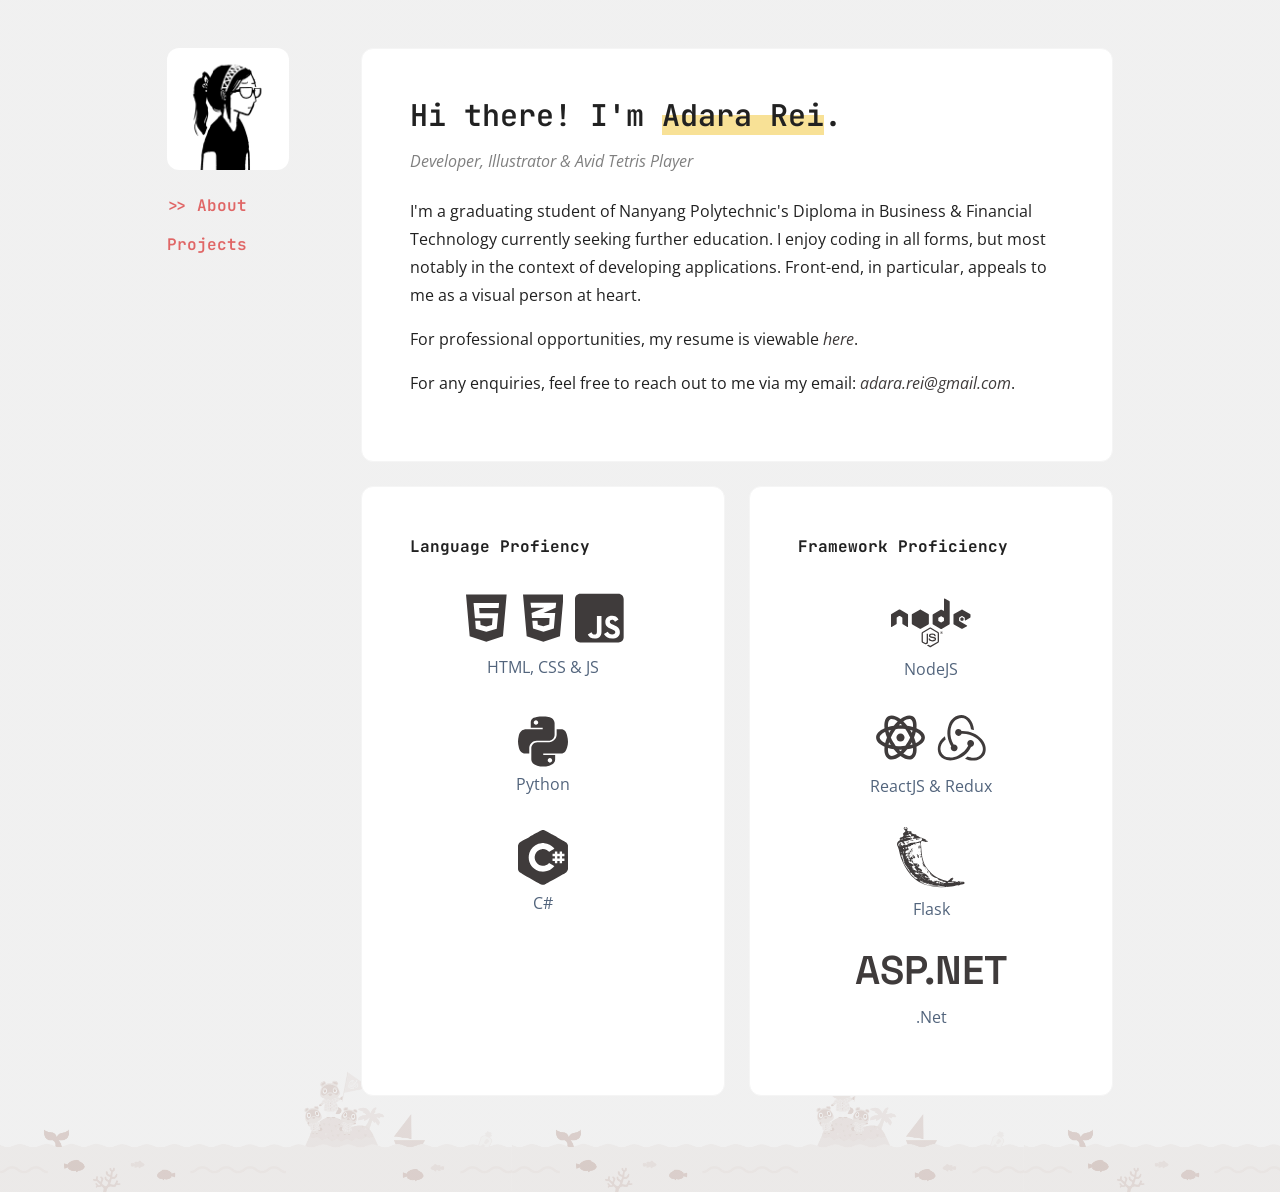
<file: index.html>
<!DOCTYPE html>
<html dir="ltr" lang="en-US">

<head>
    <meta charset="UTF-8">
    <meta name="description" content="Personal Portfolio">
    <meta name="keywords" content="Personal Portfolio">
    <meta name="author" content="Adara Rei Dimatulac">
    <meta name="viewport" content="width=device-width, initial-scale=1, maximum-scale=1">
    <title>Personal Portfolio</title>
    <link href="assets/images/custom/snail.png" rel="shortcut icon" type="image/x-icon">
    <link href="assets/vendor/simplebar/dist/simplebar.min.css" rel="stylesheet" type="text/css" media="all">
    <link href="assets/css/fabrx-styles.min.css" rel="stylesheet" type="text/css" media="all">
    <link href="assets/css/owl.carousel.min.css" rel="stylesheet" type="text/css" media="all">
    <!-- Google Fonts -->
    <link rel="preconnect" href="https://fonts.googleapis.com">
    <link rel="preconnect" href="https://fonts.gstatic.com" crossorigin>
    <link
        href="https://fonts.googleapis.com/css2?family=JetBrains+Mono:ital,wght@0,300;0,400;0,500;0,600;0,700;0,800;1,100;1,200;1,300;1,400;1,500;1,600;1,700;1,800&display=swap"
        rel="stylesheet">
    <link
        href="https://fonts.googleapis.com/css2?family=JetBrains+Mono:ital,wght@0,300;0,400;0,500;0,600;0,700;0,800;1,100;1,200;1,300;1,400;1,500;1,600;1,700;1,800&family=Lato:ital,wght@0,300;0,400;0,700;1,300;1,400;1,700&display=swap"
        rel="stylesheet">
    <link href="https://fonts.googleapis.com/css2?family=Space+Grotesk:wght@700&display=swap" rel="stylesheet">
    <!-- Overiding Styles -->
    <style>
        body {
            background-color: #f0f0f0;
            background-image: linear-gradient(rgba(240,240,240,.5), rgba(240,240,240,.5)), url("./assets/images/border.png");
            background-repeat: repeat-x;
            background-size: 40% auto;
            background-position: left bottom;
            min-height: 100vh;
            font-family: "Open Sans", sans-serif;
        }

        p {
            font-family: "Open Sans", sans-serif;
            line-height: 1.75;
        }

        h4,
        h5,
        h6,
        .nav-item a {
            font-family: "JetBrains Mono", monospace;
        }

        h6 {
            font-size: medium;
        }

        .custom-highlight {
            background: linear-gradient(to top, #f8e196 50%, transparent 50%);
        }

        a:active,
        a:hover,
        .nav-link,
        .nav-item a:hover,
        .nav-item a:active,
        .active a {
            color: #e06666 !important;
        }

        .nav-item .active::before,
        .nav-item a:hover::before {
            content: ">>\00a0";
        }
    </style>
</head>

<body class="opacity-100">
    <section class="fabrx-section p-0">
        <div class="container">
            <div class="row py-0 py-md-5 mb-5 justify-content-center">
                <div class="col-lg-2">
                    <div style="padding: 0rem 3rem 1rem 0rem;">
                        <a class="fabrx-animation rounded-12" href="#"><img src="assets/images/custom/snail.png"
                                alt="12px"></a>
                    </div>
                    <ul class="nav nav-tabs nav-tabs-line nav-tags-stack p-0 flex-column font-size-16 nav-tabs-children sticky-md-top"
                        id="sidenav">
                        <li class="nav-item">
                            <a class="nav-link active" href="#">About</a>
                        </li>
                        <li class="nav-item">
                            <a class="nav-link" href="projects.html">Projects</a>
                        </li>
                    </ul>
                </div>
                <div class="col-lg-8">
                    <div class="container p-0 mb-4">
                        <div class="card card-body bg-white p-5 border border-gray-200">
                            <h4>Hi there! I'm <span class="custom-highlight">Adara Rei</span>.</h4>
                            <i class="pt-2 pb-4 text-black-50">Developer, Illustrator & Avid Tetris Player</i>
                            <p style="color: #212121;">I'm a graduating student of Nanyang Polytechnic's Diploma in Business &
                                Financial Technology currently seeking further education. I enjoy coding in all forms, but most notably 
                                in the context of developing applications. Front-end, in particular, appeals to me as a visual 
                                person at heart.
                            </p>
                            <p style="color: #212121;">
                                For professional opportunities, my resume is viewable <a href="Adara-Dimatulac_Resume.pdf"><i>here</i></a>.
                            </p>
                            <p style="color: #212121;">
                                For any enquiries, feel free to reach out to me via my email: <a href="mailto:adara.rei@gmail.com" onclick="copyEmail()"  
                                data-bs-toggle="tooltip" data-bs-placement="top" data-bs-trigger="hover" title="Copied email!"><i id="email">adara.rei@gmail.com</i></a>.
                            </p>
                        </div>
                    </div>
                    
                    <div class="row">
                        <div class="col-lg-6">
                            <div class="card card-body bg-white p-5 ml-1 border border-gray-200">
                                <h6 class="pb-3 fw-bold">Language Profiency</h6>
                                <div class="row row-cols-3 mx-5">
                                    <svg class="p-2" aria-hidden="true" focusable="false" data-prefix="fab" data-icon="html5" role="img"
                                        xmlns="http://www.w3.org/2000/svg" viewBox="0 0 384 512" data-fa-i2svg="">
                                        <path fill="currentColor"
                                            d="M0 32l34.9 395.8L191.5 480l157.6-52.2L384 32H0zm308.2 127.9H124.4l4.1 49.4h175.6l-13.6 148.4-97.9 27v.3h-1.1l-98.7-27.3-6-75.8h47.7L138 320l53.5 14.5 53.7-14.5 6-62.2H84.3L71.5 112.2h241.1l-4.4 47.7z">
                                        </path>
                                    </svg>
                                    <svg class="p-2" aria-hidden="true" focusable="false" data-prefix="fab" data-icon="css3-alt" role="img"
                                        xmlns="http://www.w3.org/2000/svg" viewBox="0 0 384 512" data-fa-i2svg="">
                                        <path fill="currentColor"
                                            d="M0 32l34.9 395.8L192 480l157.1-52.2L384 32H0zm313.1 80l-4.8 47.3L193 208.6l-.3.1h111.5l-12.8 146.6-98.2 28.7-98.8-29.2-6.4-73.9h48.9l3.2 38.3 52.6 13.3 54.7-15.4 3.7-61.6-166.3-.5v-.1l-.2.1-3.6-46.3L193.1 162l6.5-2.7H76.7L70.9 112h242.2z">
                                        </path>
                                    </svg>
                                    <svg class="p-1" aria-hidden="true" focusable="false" data-prefix="fab" data-icon="js-square" role="img"
                                        xmlns="http://www.w3.org/2000/svg" viewBox="0 0 448 512" data-fa-i2svg="">
                                        <path fill="currentColor"
                                            d="M400 32H48C21.5 32 0 53.5 0 80v352c0 26.5 21.5 48 48 48h352c26.5 0 48-21.5 48-48V80c0-26.5-21.5-48-48-48zM243.8 381.4c0 43.6-25.6 63.5-62.9 63.5-33.7 0-53.2-17.4-63.2-38.5l34.3-20.7c6.6 11.7 12.6 21.6 27.1 21.6 13.8 0 22.6-5.4 22.6-26.5V237.7h42.1v143.7zm99.6 63.5c-39.1 0-64.4-18.6-76.7-43l34.3-19.8c9 14.7 20.8 25.6 41.5 25.6 17.4 0 28.6-8.7 28.6-20.8 0-14.4-11.4-19.5-30.7-28l-10.5-4.5c-30.4-12.9-50.5-29.2-50.5-63.5 0-31.6 24.1-55.6 61.6-55.6 26.8 0 46 9.3 59.8 33.7L368 290c-7.2-12.9-15-18-27.1-18-12.3 0-20.1 7.8-20.1 18 0 12.6 7.8 17.7 25.9 25.6l10.5 4.5c35.8 15.3 55.9 31 55.9 66.2 0 37.8-29.8 58.6-69.7 58.6z">
                                        </path>
                                    </svg>
                                </div>
                                <p class="text-center">HTML, CSS & JS</p>
                                <div class="row mx-5 px-5 mt-3">
                                    <svg class="h-90" aria-hidden="true" focusable="false" data-prefix="fab"
                                        data-icon="python" role="img" xmlns="http://www.w3.org/2000/svg" viewBox="0 0 448 512" data-fa-i2svg="">
                                        <path fill="currentColor"
                                            d="M439.8 200.5c-7.7-30.9-22.3-54.2-53.4-54.2h-40.1v47.4c0 36.8-31.2 67.8-66.8 67.8H172.7c-29.2 0-53.4 25-53.4 54.3v101.8c0 29 25.2 46 53.4 54.3 33.8 9.9 66.3 11.7 106.8 0 26.9-7.8 53.4-23.5 53.4-54.3v-40.7H226.2v-13.6h160.2c31.1 0 42.6-21.7 53.4-54.2 11.2-33.5 10.7-65.7 0-108.6zM286.2 404c11.1 0 20.1 9.1 20.1 20.3 0 11.3-9 20.4-20.1 20.4-11 0-20.1-9.2-20.1-20.4.1-11.3 9.1-20.3 20.1-20.3zM167.8 248.1h106.8c29.7 0 53.4-24.5 53.4-54.3V91.9c0-29-24.4-50.7-53.4-55.6-35.8-5.9-74.7-5.6-106.8.1-45.2 8-53.4 24.7-53.4 55.6v40.7h106.9v13.6h-147c-31.1 0-58.3 18.7-66.8 54.2-9.8 40.7-10.2 66.1 0 108.6 7.6 31.6 25.7 54.2 56.8 54.2H101v-48.8c0-35.3 30.5-66.4 66.8-66.4zm-6.7-142.6c-11.1 0-20.1-9.1-20.1-20.3.1-11.3 9-20.4 20.1-20.4 11 0 20.1 9.2 20.1 20.4s-9 20.3-20.1 20.3z">
                                        </path>
                                    </svg>
                                </div>
                                <p class="text-center">Python</p>
                                <div class="row mx-5 px-5 mt-3">
                                    <svg class="h-90" aria-hidden="true" focusable="false" version="1.0" 
                                    xmlns="http://www.w3.org/2000/svg" viewBox="0 0 1343.000000 1471.177998" preserveAspectRatio="xMidYMid meet">
                                        <g transform="translate(-128.500000,1535.825035) scale(0.100000,-0.100000)" fill="currentColor" stroke="none">
                                            <path d="M7818 15345 c-123 -17 -228 -46 -343 -94 -49 -21 -637 -345 -1305 -721 -668 -375 -1487 -836 -1820 -1023 -333 -187 -1021 -574 -1530 -860 -509 -286 -954 -540 -990 -565 -88 -62 -254 -230 -316 -322 -100 -146 -171 -315 -211 -500 -17 -81 -18 -230 -18 -3260 0 -3030 1 -3179 18 -3260 74 -345 271 -647 541 -830 39 -26 415 -241 836 -477 5223 -2936 4715 -2652 4840 -2701 153 -60 296 -85 480 -86 220 0 411 44 594 136 44 22 737 409 1540 860 804 452 2006 1127 2671 1500 1374 772 1304 731 1410 813 244 189 406 449 477 766 l23 104 0 3175 c0 3030 -1 3179 -18 3260 -59 277 -190 516 -383 700 -139 132 45 25 -2424 1412 -289 162 -835 470 -1215 683 -379 213 -998 561 -1375 773 -377 212 -721 400 -765 419 -115 50 -231 81 -362 98 -135 18 -223 18 -355 0z m538 -3520 c509 -48 965 -183 1420 -420 374 -194 691 -433 1003 -758 85 -88 271 -307 271 -319 0 -8 -83 -58 -430 -258 -274 -158 -529 -306 -804 -466 l-159 -93 -101 96 c-176 166 -355 292 -552 391 -415 207 -871 282 -1324 216 -244 -35 -440 -97 -676 -214 -661 -327 -1108 -945 -1220 -1690 -24 -159 -24 -464 0 -620 74 -483 276 -895 610 -1247 269 -284 682 -520 1077 -617 673 -164 1382 -6 1929 431 41 33 116 98 166 146 l91 86 104 -61 c118 -68 178 -103 809 -468 250 -144 461 -268 469 -275 21 -20 -108 -175 -334 -400 -334 -334 -637 -551 -1040 -746 -396 -190 -790 -303 -1265 -361 -140 -17 -659 -17 -805 0 -908 108 -1701 492 -2327 1128 -427 435 -713 897 -908 1469 -266 783 -267 1657 -2 2445 382 1135 1274 2031 2407 2417 256 87 578 158 830 182 61 6 126 13 145 14 104 10 475 5 616 -8z m3484 -2545 l0 -320 320 0 320 0 0 320 0 320 320 0 320 0 0 -320 0 -320 320 0 320 0 0 -320 0 -320 -320 0 -320 0 0 -320 0 -320 320 0 320 0 0 -320 0 -320 -320 0 -320 0 0 -320 0 -320 -320 0 -320 0 0 320 0 320 -320 0 -320 0 0 -320 0 -320 -320 0 -320 0 0 320 0 320 -320 0 -320 0 0 320 0 320 320 0 320 0 0 320 0 320 -320 0 -320 0 0 320 0 320 320 0 320 0 0 320 0 320 320 0 320 0 0 -320z" />
                                            <path d="M11840 8000 l0 -320 320 0 320 0 0 320 0 320 -320 0 -320 0 0 -320z" />
                                        </g>
                                    </svg>
                                </div>
                                <p class="text-center pt-1">C#</p>
                            </div>
                        </div>
                        <div class="col-lg-6">
                            <div class="card card-body bg-white p-5 ml-1 border border-gray-200">
                                <h6 class="pb-3 fw-bold">Framework Proficiency</h6>
                                <div class="row mx-3 px-5 mt-2 justify-content-center">
                                    <svg class="w-75" aria-hidden="true" focusable="false" data-prefix="fab"
                                        data-icon="node" role="img" xmlns="http://www.w3.org/2000/svg" viewBox="0 0 640 512" data-fa-i2svg="">
                                        <path fill="currentColor"
                                            d="M316.3 452c-2.1 0-4.2-.6-6.1-1.6L291 439c-2.9-1.6-1.5-2.2-.5-2.5 3.8-1.3 4.6-1.6 8.7-4 .4-.2 1-.1 1.4.1l14.8 8.8c.5.3 1.3.3 1.8 0L375 408c.5-.3.9-.9.9-1.6v-66.7c0-.7-.3-1.3-.9-1.6l-57.8-33.3c-.5-.3-1.2-.3-1.8 0l-57.8 33.3c-.6.3-.9 1-.9 1.6v66.7c0 .6.4 1.2.9 1.5l15.8 9.1c8.6 4.3 13.9-.8 13.9-5.8v-65.9c0-.9.7-1.7 1.7-1.7h7.3c.9 0 1.7.7 1.7 1.7v65.9c0 11.5-6.2 18-17.1 18-3.3 0-6 0-13.3-3.6l-15.2-8.7c-3.7-2.2-6.1-6.2-6.1-10.5v-66.7c0-4.3 2.3-8.4 6.1-10.5l57.8-33.4c3.7-2.1 8.5-2.1 12.1 0l57.8 33.4c3.7 2.2 6.1 6.2 6.1 10.5v66.7c0 4.3-2.3 8.4-6.1 10.5l-57.8 33.4c-1.7 1.1-3.8 1.7-6 1.7zm46.7-65.8c0-12.5-8.4-15.8-26.2-18.2-18-2.4-19.8-3.6-19.8-7.8 0-3.5 1.5-8.1 14.8-8.1 11.9 0 16.3 2.6 18.1 10.6.2.8.8 1.3 1.6 1.3h7.5c.5 0 .9-.2 1.2-.5.3-.4.5-.8.4-1.3-1.2-13.8-10.3-20.2-28.8-20.2-16.5 0-26.3 7-26.3 18.6 0 12.7 9.8 16.1 25.6 17.7 18.9 1.9 20.4 4.6 20.4 8.3 0 6.5-5.2 9.2-17.4 9.2-15.3 0-18.7-3.8-19.8-11.4-.1-.8-.8-1.4-1.7-1.4h-7.5c-.9 0-1.7.7-1.7 1.7 0 9.7 5.3 21.3 30.6 21.3 18.5 0 29-7.2 29-19.8zm54.5-50.1c0 6.1-5 11.1-11.1 11.1s-11.1-5-11.1-11.1c0-6.3 5.2-11.1 11.1-11.1 6-.1 11.1 4.8 11.1 11.1zm-1.8 0c0-5.2-4.2-9.3-9.4-9.3-5.1 0-9.3 4.1-9.3 9.3 0 5.2 4.2 9.4 9.3 9.4 5.2-.1 9.4-4.3 9.4-9.4zm-4.5 6.2h-2.6c-.1-.6-.5-3.8-.5-3.9-.2-.7-.4-1.1-1.3-1.1h-2.2v5h-2.4v-12.5h4.3c1.5 0 4.4 0 4.4 3.3 0 2.3-1.5 2.8-2.4 3.1 1.7.1 1.8 1.2 2.1 2.8.1 1 .3 2.7.6 3.3zm-2.8-8.8c0-1.7-1.2-1.7-1.8-1.7h-2v3.5h1.9c1.6 0 1.9-1.1 1.9-1.8zM137.3 191c0-2.7-1.4-5.1-3.7-6.4l-61.3-35.3c-1-.6-2.2-.9-3.4-1h-.6c-1.2 0-2.3.4-3.4 1L3.7 184.6C1.4 185.9 0 188.4 0 191l.1 95c0 1.3.7 2.5 1.8 3.2 1.1.7 2.5.7 3.7 0L42 268.3c2.3-1.4 3.7-3.8 3.7-6.4v-44.4c0-2.6 1.4-5.1 3.7-6.4l15.5-8.9c1.2-.7 2.4-1 3.7-1 1.3 0 2.6.3 3.7 1l15.5 8.9c2.3 1.3 3.7 3.8 3.7 6.4v44.4c0 2.6 1.4 5.1 3.7 6.4l36.4 20.9c1.1.7 2.6.7 3.7 0 1.1-.6 1.8-1.9 1.8-3.2l.2-95zM472.5 87.3v176.4c0 2.6-1.4 5.1-3.7 6.4l-61.3 35.4c-2.3 1.3-5.1 1.3-7.4 0l-61.3-35.4c-2.3-1.3-3.7-3.8-3.7-6.4v-70.8c0-2.6 1.4-5.1 3.7-6.4l61.3-35.4c2.3-1.3 5.1-1.3 7.4 0l15.3 8.8c1.7 1 3.9-.3 3.9-2.2v-94c0-2.8 3-4.6 5.5-3.2l36.5 20.4c2.3 1.2 3.8 3.7 3.8 6.4zm-46 128.9c0-.7-.4-1.3-.9-1.6l-21-12.2c-.6-.3-1.3-.3-1.9 0l-21 12.2c-.6.3-.9.9-.9 1.6v24.3c0 .7.4 1.3.9 1.6l21 12.1c.6.3 1.3.3 1.8 0l21-12.1c.6-.3.9-.9.9-1.6v-24.3zm209.8-.7c2.3-1.3 3.7-3.8 3.7-6.4V192c0-2.6-1.4-5.1-3.7-6.4l-60.9-35.4c-2.3-1.3-5.1-1.3-7.4 0l-61.3 35.4c-2.3 1.3-3.7 3.8-3.7 6.4v70.8c0 2.7 1.4 5.1 3.7 6.4l60.9 34.7c2.2 1.3 5 1.3 7.3 0l36.8-20.5c2.5-1.4 2.5-5 0-6.4L550 241.6c-1.2-.7-1.9-1.9-1.9-3.2v-22.2c0-1.3.7-2.5 1.9-3.2l19.2-11.1c1.1-.7 2.6-.7 3.7 0l19.2 11.1c1.1.7 1.9 1.9 1.9 3.2v17.4c0 2.8 3.1 4.6 5.6 3.2l36.7-21.3zM559 219c-.4.3-.7.7-.7 1.2v13.6c0 .5.3 1 .7 1.2l11.8 6.8c.4.3 1 .3 1.4 0L584 235c.4-.3.7-.7.7-1.2v-13.6c0-.5-.3-1-.7-1.2l-11.8-6.8c-.4-.3-1-.3-1.4 0L559 219zm-254.2 43.5v-70.4c0-2.6-1.6-5.1-3.9-6.4l-61.1-35.2c-2.1-1.2-5-1.4-7.4 0l-61.1 35.2c-2.3 1.3-3.9 3.7-3.9 6.4v70.4c0 2.8 1.9 5.2 4 6.4l61.2 35.2c2.4 1.4 5.2 1.3 7.4 0l61-35.2c1.8-1 3.1-2.7 3.6-4.7.1-.5.2-1.1.2-1.7zm-74.3-124.9l-.8.5h1.1l-.3-.5zm76.2 130.2l-.4-.7v.9l.4-.2z">
                                        </path>
                                    </svg>
                                </div>
                                <p class="text-center">NodeJS</p>
                                <div class="row row-cols-2 mt-2 mx-5 px-4">
                                    <svg class="p-0" xmlns="http://www.w3.org/2000/svg" viewBox="0 0 30 30">
                                        <path fill="currentColor"
                                            d="M 10.679688 4.1816406 C 10.068687 4.1816406 9.502 4.3184219 9 4.6074219 C 7.4311297 5.5132122 6.8339651 7.7205462 7.1503906 10.46875 C 4.6127006 11.568833 3 13.188667 3 15 C 3 16.811333 4.6127006 18.431167 7.1503906 19.53125 C 6.8341285 22.279346 7.4311297 24.486788 9 25.392578 C 9.501 25.681578 10.067687 25.818359 10.679688 25.818359 C 11.982314 25.818359 13.48785 25.164589 15 24.042969 C 16.512282 25.164589 18.01964 25.818359 19.322266 25.818359 C 19.933266 25.818359 20.499953 25.681578 21.001953 25.392578 C 22.570814 24.486793 23.167976 22.279432 22.851562 19.53125 C 25.388297 18.431178 27 16.81094 27 15 C 27 13.188667 25.387299 11.568833 22.849609 10.46875 C 23.165872 7.7206538 22.56887 5.5132122 21 4.6074219 C 20.499 4.3174219 19.932312 4.1816406 19.320312 4.1816406 C 18.017686 4.1816406 16.51215 4.8354109 15 5.9570312 C 13.487763 4.8354109 11.981863 4.1816406 10.679688 4.1816406 z M 10.679688 5.9316406 C 11.461321 5.9316406 12.49496 6.3472486 13.617188 7.1171875 C 12.95737 7.7398717 12.311153 8.4479321 11.689453 9.2363281 C 10.681079 9.3809166 9.7303472 9.5916908 8.8496094 9.8554688 C 8.8448793 9.7943902 8.8336776 9.7303008 8.8300781 9.6699219 C 8.7230781 7.8899219 9.114 6.5630469 9.875 6.1230469 C 10.1 5.9930469 10.362688 5.9316406 10.679688 5.9316406 z M 19.320312 5.9316406 C 19.636312 5.9316406 19.9 5.9930469 20.125 6.1230469 C 20.886 6.5620469 21.276922 7.8899219 21.169922 9.6699219 C 21.166295 9.7303008 21.155145 9.7943902 21.150391 9.8554688 C 20.2691 9.5915252 19.317669 9.3809265 18.308594 9.2363281 C 17.686902 8.4480417 17.042616 7.7397993 16.382812 7.1171875 C 17.504962 6.3473772 18.539083 5.9316406 19.320312 5.9316406 z M 15 8.2285156 C 15.27108 8.4752506 15.540266 8.7360345 15.8125 9.0214844 C 15.542718 9.012422 15.274373 9 15 9 C 14.726286 9 14.458598 9.0124652 14.189453 9.0214844 C 14.461446 8.7363308 14.729174 8.4750167 15 8.2285156 z M 15 10.75 C 15.828688 10.75 16.614128 10.796321 17.359375 10.876953 C 17.813861 11.494697 18.261774 12.147811 18.681641 12.875 C 19.084074 13.572033 19.439938 14.285488 19.753906 15 C 19.439896 15.714942 19.084316 16.429502 18.681641 17.126953 C 18.263078 17.852044 17.816279 18.500949 17.363281 19.117188 C 16.591711 19.201607 15.800219 19.25 15 19.25 C 14.171312 19.25 13.385872 19.203679 12.640625 19.123047 C 12.186139 18.505303 11.738226 17.854142 11.318359 17.126953 C 10.915684 16.429502 10.560194 15.714942 10.246094 15 C 10.559972 14.285488 10.915926 13.572033 11.318359 12.875 C 11.737083 12.149909 12.183612 11.499051 12.636719 10.882812 C 13.408289 10.798393 14.199781 10.75 15 10.75 z M 19.746094 11.291016 C 20.142841 11.386804 20.524253 11.490209 20.882812 11.605469 C 20.801579 11.97252 20.702235 12.346608 20.589844 12.724609 C 20.461164 12.483141 20.336375 12.240903 20.197266 12 C 20.054139 11.752196 19.895244 11.529558 19.746094 11.291016 z M 10.251953 11.292969 C 10.103305 11.530776 9.9454023 11.752991 9.8027344 12 C 9.6636666 12.240944 9.5387971 12.483106 9.4101562 12.724609 C 9.29751 12.345829 9.1965499 11.971295 9.1152344 11.603516 C 9.4803698 11.48815 9.86083 11.385986 10.251953 11.292969 z M 7.46875 12.246094 C 7.6794464 13.135714 7.9717297 14.057918 8.3476562 14.998047 C 7.9725263 15.935943 7.6814729 16.856453 7.4707031 17.744141 C 5.7292327 16.903203 4.75 15.856373 4.75 15 C 4.75 14.121 5.701875 13.119266 7.296875 12.322266 C 7.3513169 12.295031 7.4131225 12.272692 7.46875 12.246094 z M 22.529297 12.255859 C 24.270767 13.096797 25.25 14.143627 25.25 15 C 25.25 15.879 24.298125 16.880734 22.703125 17.677734 C 22.648683 17.704969 22.586877 17.727308 22.53125 17.753906 C 22.32043 16.863764 22.030541 15.940699 21.654297 15 C 22.028977 14.062913 22.318703 13.142804 22.529297 12.255859 z M 15 13 C 13.895 13 13 13.895 13 15 C 13 16.105 13.895 17 15 17 C 16.105 17 17 16.105 17 15 C 17 13.895 16.105 13 15 13 z M 9.4101562 17.275391 C 9.5388794 17.516948 9.6655262 17.759008 9.8046875 18 C 9.9476585 18.247625 10.104915 18.470608 10.253906 18.708984 C 9.857159 18.613196 9.4757466 18.509791 9.1171875 18.394531 C 9.1984813 18.02725 9.2976676 17.653633 9.4101562 17.275391 z M 20.589844 17.277344 C 20.702364 17.655759 20.803517 18.02905 20.884766 18.396484 C 20.51963 18.51185 20.13917 18.614014 19.748047 18.707031 C 19.896695 18.469224 20.054598 18.247009 20.197266 18 C 20.336044 17.759557 20.461449 17.518344 20.589844 17.277344 z M 8.8496094 20.144531 C 9.7309004 20.408475 10.682331 20.619073 11.691406 20.763672 C 12.313288 21.552345 12.957085 22.261935 13.617188 22.884766 C 12.495042 23.654481 11.461272 24.070312 10.679688 24.070312 C 10.363687 24.070312 10.1 24.006953 9.875 23.876953 C 9.114 23.437953 8.7230781 22.112031 8.8300781 20.332031 C 8.8337424 20.271023 8.8447938 20.206253 8.8496094 20.144531 z M 21.150391 20.144531 C 21.155182 20.206253 21.166285 20.271023 21.169922 20.332031 C 21.276922 22.112031 20.886 23.436953 20.125 23.876953 C 19.9 24.006953 19.637312 24.070313 19.320312 24.070312 C 18.538728 24.070312 17.504958 23.654609 16.382812 22.884766 C 17.042964 22.261863 17.688542 21.552454 18.310547 20.763672 C 19.318921 20.619083 20.269653 20.408309 21.150391 20.144531 z M 14.1875 20.978516 C 14.457282 20.987578 14.725627 21 15 21 C 15.274373 21 15.542718 20.987578 15.8125 20.978516 C 15.540266 21.263964 15.27108 21.524765 15 21.771484 C 14.72892 21.524749 14.459734 21.263966 14.1875 20.978516 z" />
                                    </svg>
                                    <svg class="p-0" xmlns="http://www.w3.org/2000/svg" viewBox="0 0 100 100">
                                        <g fill="currentColor">
                                            <path
                                                d="M65.6 65.4c2.9-.3 5.1-2.8 5-5.8-.1-3-2.6-5.4-5.6-5.4h-.2c-3.1.1-5.5 2.7-5.4 5.8.1 1.5.7 2.8 1.6 3.7-3.4 6.7-8.6 11.6-16.4 15.7-5.3 2.8-10.8 3.8-16.3 3.1-4.5-.6-8-2.6-10.2-5.9-3.2-4.9-3.5-10.2-.8-15.5 1.9-3.8 4.9-6.6 6.8-8-.4-1.3-1-3.5-1.3-5.1-14.5 10.5-13 24.7-8.6 31.4 3.3 5 10 8.1 17.4 8.1 2 0 4-.2 6-.7 12.8-2.5 22.5-10.1 28-21.4z" />
                                            <path
                                                d="M83.2 53c-7.6-8.9-18.8-13.8-31.6-13.8H50c-.9-1.8-2.8-3-4.9-3h-.2c-3.1.1-5.5 2.7-5.4 5.8.1 3 2.6 5.4 5.6 5.4h.2c2.2-.1 4.1-1.5 4.9-3.4H52c7.6 0 14.8 2.2 21.3 6.5 5 3.3 8.6 7.6 10.6 12.8 1.7 4.2 1.6 8.3-.2 11.8-2.8 5.3-7.5 8.2-13.7 8.2-4 0-7.8-1.2-9.8-2.1-1.1 1-3.1 2.6-4.5 3.6 4.3 2 8.7 3.1 12.9 3.1 9.6 0 16.7-5.3 19.4-10.6 2.9-5.8 2.7-15.8-4.8-24.3z" />
                                            <path
                                                d="M32.4 67.1c.1 3 2.6 5.4 5.6 5.4h.2c3.1-.1 5.5-2.7 5.4-5.8-.1-3-2.6-5.4-5.6-5.4h-.2c-.2 0-.5 0-.7.1-4.1-6.8-5.8-14.2-5.2-22.2.4-6 2.4-11.2 5.9-15.5 2.9-3.7 8.5-5.5 12.3-5.6 10.6-.2 15.1 13 15.4 18.3 1.3.3 3.5 1 5 1.5-1.2-16.2-11.2-24.6-20.8-24.6-9 0-17.3 6.5-20.6 16.1-4.6 12.8-1.6 25.1 4 34.8-.5.7-.8 1.8-.7 2.9z" />
                                        </g>
                                    </svg>
                                </div>
                                <p class="text-center pt-1">ReactJS & Redux</p>
                                <div class="row mx-4 px-5 mt-2 justify-content-center">
                                    <svg class="w-75" xmlns="http://www.w3.org/2000/svg" viewBox="0 0 32 32" preserveAspectRatio="xMidYMid">
                                        <path fill="currentColor"
                                            d="M9.563 26.873c-1.22-.96-2.52-1.878-3.408-3.172-1.87-2.283-3.31-4.925-4.294-7.703-.595-1.806-.8-3.743-1.566-5.48-.802-1.26.138-2.64 1.52-3.04.615-.118 1.696-.7.39-.284-1.17.858-1.283-.78-.083-.884.82-.11 1.12-.78.84-1.382-.88-.574 2.132-1.203.616-2.06C2 1.168 5.786.84 4.852 2.774 4.63 4.26 7.498 2.5 6.832 4.218c.677.825 2.534.188 2.487 1.345.986.068 1.324.897 2.25.96.96.433 2.697.774 3.023 1.855-.95.753-3.153-1.555-3.26.53.288 3.08.214 6.252 1.34 9.185.533 1.775 1.825 3.173 2.99 4.556 1.117 1.354 2.63 2.308 4.17 3.11 1.352.638 2.81 1.06 4.283 1.326.597-.457 1.653-2.156 2.584-1.44.045.806-1.85 1.684-.09 1.595 1.035-.312 1.752.8 2.603-.204.785.93 3.26-.593 2.703 1.306-.755.487-1.856.193-2.612.863-1.247-.623-2.24.557-3.62.408-1.533.275-3.092.385-4.646.387-2.55-.2-5.153-.286-7.578-1.174-1.367-.397-2.7-1.175-3.9-1.954zm2.153.933c1.334.576 2.64 1.184 4.1 1.368 2.32.322 4.715.82 7.043.366-1.054-.476-2.143.185-3.193-.34-1.26.27-2.6-.07-3.9-.237-1.455-.648-3.026-1.094-4.388-1.936-1.703-.622.88.798 1.34.913 1.064.604-1.17-.3-1.486-.56-.892-.5-1.005-.396-.088.112l.56.314zm-2.54-1.794c1.293.48-.006-.91-.597-.83-.262-.455-1.003-.743-.48-.987-.94.326-.984-1.24-1.425-1.016-.994-.314-.387-1.426-1.57-2.11-.108-.72-1.176-1.343-1.516-2.428-.15-.556-1.207-2.15-.558-.666.552 1.43 1.524 2.653 2.334 3.875.628 1.164 1.37 2.38 2.514 3.107.386.37.758.937 1.302 1.053zm-3.724-4.09c.045-.195.236.422 0 0zm5.273 4.663c.286-.128-.412-.162 0 0zm.7.256c-.073-.353-.32.198 0 0zm.88.366c.418-.398-.645-.25 0 0zm1.506.84c.254-.375-.813-.14 0 0zm-2.89-2.015c.65-.42-.84-.006 0 0zm.66.33c-.02-.222-.235.1 0 0zm3.293 2.056c.53.334 3.092.732 1.488.137-.27.056-2.975-.766-1.488-.137zm-5.228-4.072c-.05-.222-.822-.246 0 0zm1.533.894c.4-.28-.828-.215 0 0zm1.3.8c.573-.216-.928-.217 0 0zM9.02 23.665c.62.476 2.506.06.95-.284-.707-.377-2.3-.635-1.214.227l.263.057zm4.32 2.637c.26-.44-1.086-.252 0 0zm-1.313-1.043c1.52.43-1.277-.96-.375-.16l.2.09.175.068zm2.632 1.52c1.44.014-1.3-.2 0 0zm-6.193-3.947c-.056-.268-.355.022 0 0zm8.627 5.312c.038-.484-.47.36 0 0zm-6.17-3.81c-.087-.255-.45-.01 0 0zm-2.32-1.67c.826-.05-1.13-.364 0 0zM5.856 20.89c-.103-.396-.898-.712 0 0zm7.212 4.577c-.15-.173-.07.037 0 0zm4.488 2.755c-.014-.264-.244.1 0 0zm-4.885-3.165c.08-.34-.705-.103 0 0zm-3.344-2.12c.615-.065-.985-.415 0 0zm5.656 3.515c.958-.38-.933-.185 0 0zm-2.942-1.997c1.103.142-1.313-.75-.243-.08l.243.08zm3.835 2.358c1.03-.615.69 1.443 1.748.174 1.043-.762-.9.942.384.136.93-.622 2.303.295 3.17.593.624-.03 1.23.54 1.87.193 1.23-.332-2.408-.492-1.454-1.08-1.126.328-1.958-.39-2.513-1.112-1.264-.292-2.724-.938-3.355-2.056-.257-.42.37.06-.222-.627-.76-.677-1.14-1.446-1.652-2.27-.61-.325-.683-1.284-.744-.032.005-.79-.737-1.323-.92-1.102-.003-.76.795-.38.236-.942-.12-.79-.516-1.61-.634-2.502-.185-.43-.026-1.35-.63-.377-.22 1.027-.073-1.262.27-.508.45-.77-.162-.68-.186-.573.293-.65.186-1.572-.077-1.22.156-.69.247-2.535-.233-2.208.29-.72.552-3.297-.712-2.315-.512.007-1.398.186-1.817.394 1.313.724-.132.262-.668.146-.07.67-.6.38-1.26.387 1.058.13-.515 1.08-1.12.712-.788.376.68 1.316.015 1.607.082.437-1.207-.158-1.106.854-.764-.322-.105 1.2.278.685 1.3.352.915 1.154.948 1.917-.212.444-1.046-1.044-.186-.975-.68-1.103-.75-.4-1.315.114-.13.037 1.44.73.454 1.07.867.134.892.893 1.068 1.372.52.543.413-.6 1.037.053-.395-.58-2.09-1.637-.725-1.3-.007-.584-.247-1.056.172-1.045.415-.75-.434 1.85.5.896.258-.113.323-.75.787.06.674.664.244 1.144-.708.536.17.578 1.273.784 1.065 1.687.22.795.527.502.795.456.2.772.33.204.34-.163.962.206.736.775 1.038 1.172.663.3-.95-2.028.19-.7 1.197 1.08.45 1.533-.625 1.36.68-.055.9.92 1.75.885.776.37 1.3 1.787-.036 1.196-.463-.418-2.106-.934-.764-.14 1.238.574 2.222.916 3.416 1.637.854.6 1.223 1.308 1.547 1.447-.718.343-2.164-.274-1.1-.463-.67-.122-1.424-.46-.782.374.546.456 1.933.408 2.182.46-.21.464-.573.5.008.537-.648.346.208.4.268.597zm-1.326-3.744c-.395-.413-.497-1.185-.07-.513.22.088.7 1.263.07.513zM18.87 25.8c.246-.016.007.187 0 0zm-4.94-3.755c-.016-.624.142.48 0 0zm-.43-.577c-.497-.96.625.27 0 0zm-5.202-3.6c.292-.078.144.498 0 0zm4.14 2.244c.18-.673.2.564 0 0zm-2.925-2.034c-.206-.37.43.348 0 0zm2.51.804c-.47-1.053.334-.575.105.172l-.105-.172zm-4.328-2.886c-.2-.346-.557-1.36-.445-1.67.1.504 1.072 2.17.476.7-.658-1.24.787.402.936.712.07.307-.406-.084-.084.638-.588-.822-.347.454-.882-.37zm-1.337-.922c.055-.804.306.55 0 0zm.602.208c.287-.606.486.845 0 0zM5.5 14.182c-.498-.495-.858-.95.024-.307.34.013-.755-1.037.082-.334.88.16.434 1.443-.105.64zm.76-.02c.29-.287.154.282 0 0zm.468.15c-.44-.822.532.345 0 0zm-.93-.888c-1.448-1.29 1.82.673.236.24l-.236-.24zm4.148 2.41c-.627-.375-.167-2.644.047-1.093.61-.197-.034.802.42.792-.07.63-.275.857-.467.3zm1.534.907c.06-.684.13.468 0 0zm-.266-.264c.07-.292.006.344 0 0zM6.092 13c-.93-1.283 2.703 1.298.596.325-.22-.058-.485-.078-.596-.325zm2.955 1.566c-.088-1.08.196.18 0 0zm2.243 1.44c.173-.615.013.407 0 0zM6.235 12.51c.553-.118 2.3.97.695.31-.177-.196-.556-.107-.695-.31zm4.746 2.366c.06-1.105.33-.66.002.16l-.002-.16zm-4.335-2.75c.226-.33-.598-1.493.118-.417.3.246.897.412.38.516.815.72-.2.195-.497-.1zm4.1 2.406c.155-1.26.137.737 0 0zm-4.57-3.568c.172-.074.09.23 0 0zm1.07.637c.275-.578.508.644 0 0zm3.017 1.678c-.002-.22.057.323 0 0zm-.175-.386c-.418-1.033.4.547 0 0zm-.257-.678c-.07-.427.24.536 0 0zm.418-.68c-.288-.506.363-2.23.436-1.16-.303.834-.087 1.3.123.18.39-.88-.084 1.737-.56.98zm.43-2.566c.125-.154.028.185 0 0zM9.96 23.12c-.17-.15.022.094 0 0zm1.48.748c.823.212.82-.128.075-.23-.4-.372-1.662-.767-.532-.046.074.2.31.185.457.275zm-2.92-1.94c.453.34 1.707.958.646.13.358-.416-.685-.638-.34-.916-.88-.54-.695-.5-.078-.473-1.058-.473.153-.437.096-.68-.408-.08-2.026-.72-1.074.052-.968-.493-.23.184-.523.113-1-.27.88.754-.157.5.567.45 1.528 1.153.24.476-.17.244.922.615 1.2.8zm1.547.89c1.88.606-.923-.74 0 0zm7.92 4.798c.024-.374-.257.32 0 0zm.814.343c.434-.42.018.67.72-.103.007-.553-.02-.88-.806-.208-.217.12-.313.63.087.31zM5.878 19.84c-.133-.524-.934-.522 0 0zm.87.57c-.323-.535-1.152-.485 0 0zm4.946 2.983c.483.43 2.218.315.586.053-.24-.357-1.533-.27-.586-.053zm6.798 4.2c.743-.624-.72.278 0 0zm1.546 1.062c.005-.2-.32.087 0 0zm.003-.28c.823-.87-.797.05 0 0zM3.74 18.05c-.7-1-.436-1.45-1.112-2.267-.128-.625-1.16-2.043-.534-.54.574.88.744 2.24 1.646 2.81zm16.04 10.046c1.515-.978-.62-.426 0 0zm1.156.453c.76-.65-.48-.136 0 0zM5.62 18.735c.217-.323-.56-.042 0 0zm15.075 9.505c.734-.473-.17-.4-.133.043l.133-.043zm-9.962-6.28c-.025-.32-.388.027 0 0zm.615.354c-.196-.396-.3.062 0 0zm10.525 6.245c.94-.68-.57-.13-.197.13l.197-.13zm-.36-.174c.767-.642-.81.284 0 0zm1.84 1.225c.514-.344-.625-.11 0 0zm-17.26-11.11c.69.154 2.755 1.698 1.537.107-.624-.185-.25-1.71-.887-1.44.427.714.35 1.018-.546.568-1.127-.55-.633.272-.413.5-.3.07.397.26.31.266zm-3.14-2.48c.123-.51-1.137-2.81-.595-1.152.195.347.175 1.005.595 1.152zm5.766 3.555c-.356-.297-.017-.042 0 0zm.874.204c0-.54-.966-.22 0 0zm7.577 4.776c-.145-.37-.57-.008 0 0zm.364.266c-.054-.207-.2.04 0 0zm3.003 1.892c.29-.213-.36-.028 0 0zM4.52 16.422c.826-.32-.885-.228 0 0zM16.5 23.97c-.01-.535-.527.133 0 0zM4.193 15.66c.53-.18-.49-.118 0 0zm1.54.746c-.01-.176-.163.067 0 0zm18.788 11.52c.682-.138 2.238.347 2.49-.18-.83-.02-2.867-.585-2.963.134l.18.03.293.018zM6.223 16.53c.012-.542-.422-.02 0 0zm-4.05-2.81c-.184-1.032-.7-.156 0 0zm.965.243c.012-.332-.884-.298 0 0zm.552.27c-.16-.13-.124.163 0 0zm3.473 2.227c.164-.15-.387-.11 0 0zm-3.84-2.84c-.094-.78-1.12-.117 0 0zm-1.98-1.285c-.028-.36-.193.136 0 0zm.295-.222c-.048-.427-.253.054 0 0zm1.627.97c.688-.27-1.253-.56-.14-.05l.14.05zM25.043 26.54c.44-.404-.56-.125 0 0zm2.63 1.363c.177-.52-.445.07 0 0zM3.43 12.235c.073-.505-.546.1 0 0zm-2.316-1.55C.992 9.97 1.01 8.72 2.198 9.142c-1.587.316 1.1 1.974.76.664.668.033 1.306-.395.955.253C5.23 9.916 6.14 8.774 7.412 8.935c1-.132 2.072-.23 3.14-.63.877-.063 1.72-1.007 1.24-1.567-1.196-.1-2.448.048-3.77.312-1.465.304-2.795.883-4.273 1.13-1.44.194.29.533-.123.61-.75.26.897.436-.097.712-.614-.117-1.253-.328-.99-.975-1.38.18-2.593.752-1.502 2.156l.08.001zM4.442 9c.323-1.192 1.733.98.53.16-.143-.108-.38-.195-.53-.16zm.063-.578c.467-.347.248.195 0 0zm.593.01c.043-.548 1.358.3.217.197l-.217-.197zm.81-.326c.297-.347.086.307 0 0zm.208-.14c.494-.593 2.793-.38 1.1-.058-.45-.34-.797.2-1.1.058zm3-.463c-.074-1.62 1.492.575 0 0zm.852-.005c.31-.816 1.21-.328.145-.164.023.087-.032.422-.145.164zm-6.873 4.327c.93-.57-.987-.494 0 0zm.688.2c.326-.347-.7-.14 0 0zM1.757 10.57c.53-.41-.63-.155 0 0zm27.47 17.185c.015-.474-.406.213 0 0zm-2.79-1.905c.08-.545-.36.047 0 0zm3.56 2.09c.743.003 2.252-.23.635-.23-.254.04-1.48.03-.635.23zM4.39 11.673c.602-.04.94-.663-.117-.628-1.64-.17 1.446.562-.2.352-.222.147.314.316.327.275zm.53.268c-.063-.386-.186.205 0 0zm.63-1.676c.26-.324-.36-.087 0 0zm-2-3.344c1.074-.365 2.542-.775 3.05.18-.516-.62-.208-1.232.28-.324.69.918 1.034-.418.586-.726.51.634 1.09.934.342.04.815-.98-1.63.128-2.186.117-.267.12-2.76.636-2.07.713zm.63-1.205c.612-.462 2.118.275 1.152-.46-.095-.083-2.115.557-1.152.46zm2.232.092c.716.018-.31-.963.544-.518-.14-.458-.994-.543-1.412-.727-.236.418.48 1.25.867 1.245zm-1.84-2.026c.248-.336-.435.17 0 0zM5.48 4c1.155-.153-.294-.497-.233-.012L5.48 4zM3.776 2.67c-.813-1.062 1.53.178.703-.933-.696-.553-1.363.624-.703.933zm10.434 5.62c.373-.66-1.54-.89-.25-.234.118.04.092.28.25.234z" />
                                    </svg>
                                </div>
                                <p class="text-center pt-1">Flask</p>
                                <h3 class="text-center mt-2" style="color:#3f3b3b;font-family:'Space Grotesk',sans-serif;">ASP.NET</h1>
                                <p class="p-0 text-center">.Net</p>
                            </div>
                        </div>
                    </div>
                </div>
            </div>
        </div>
    </section>

    <script>
        function copyEmail() {
            var copyText = "adara.rei@gmail.com";
            navigator.clipboard.writeText(copyText);
        }
    </script>

    <script src="assets/js/jquery.min.js"></script>
    <script src="assets/vendor/bootstrap/dist/js/bootstrap.bundle.min.js" type="text/javascript"></script>
    <script src="assets/js/html5.min.js" type="text/javascript"></script>
    <script src="assets/vendor/simplebar/dist/simplebar.min.js" type="text/javascript"></script>
    <!-- <script src="assets/js/owl.carousel.min.js"></script> -->
</body>

</html>
</file>
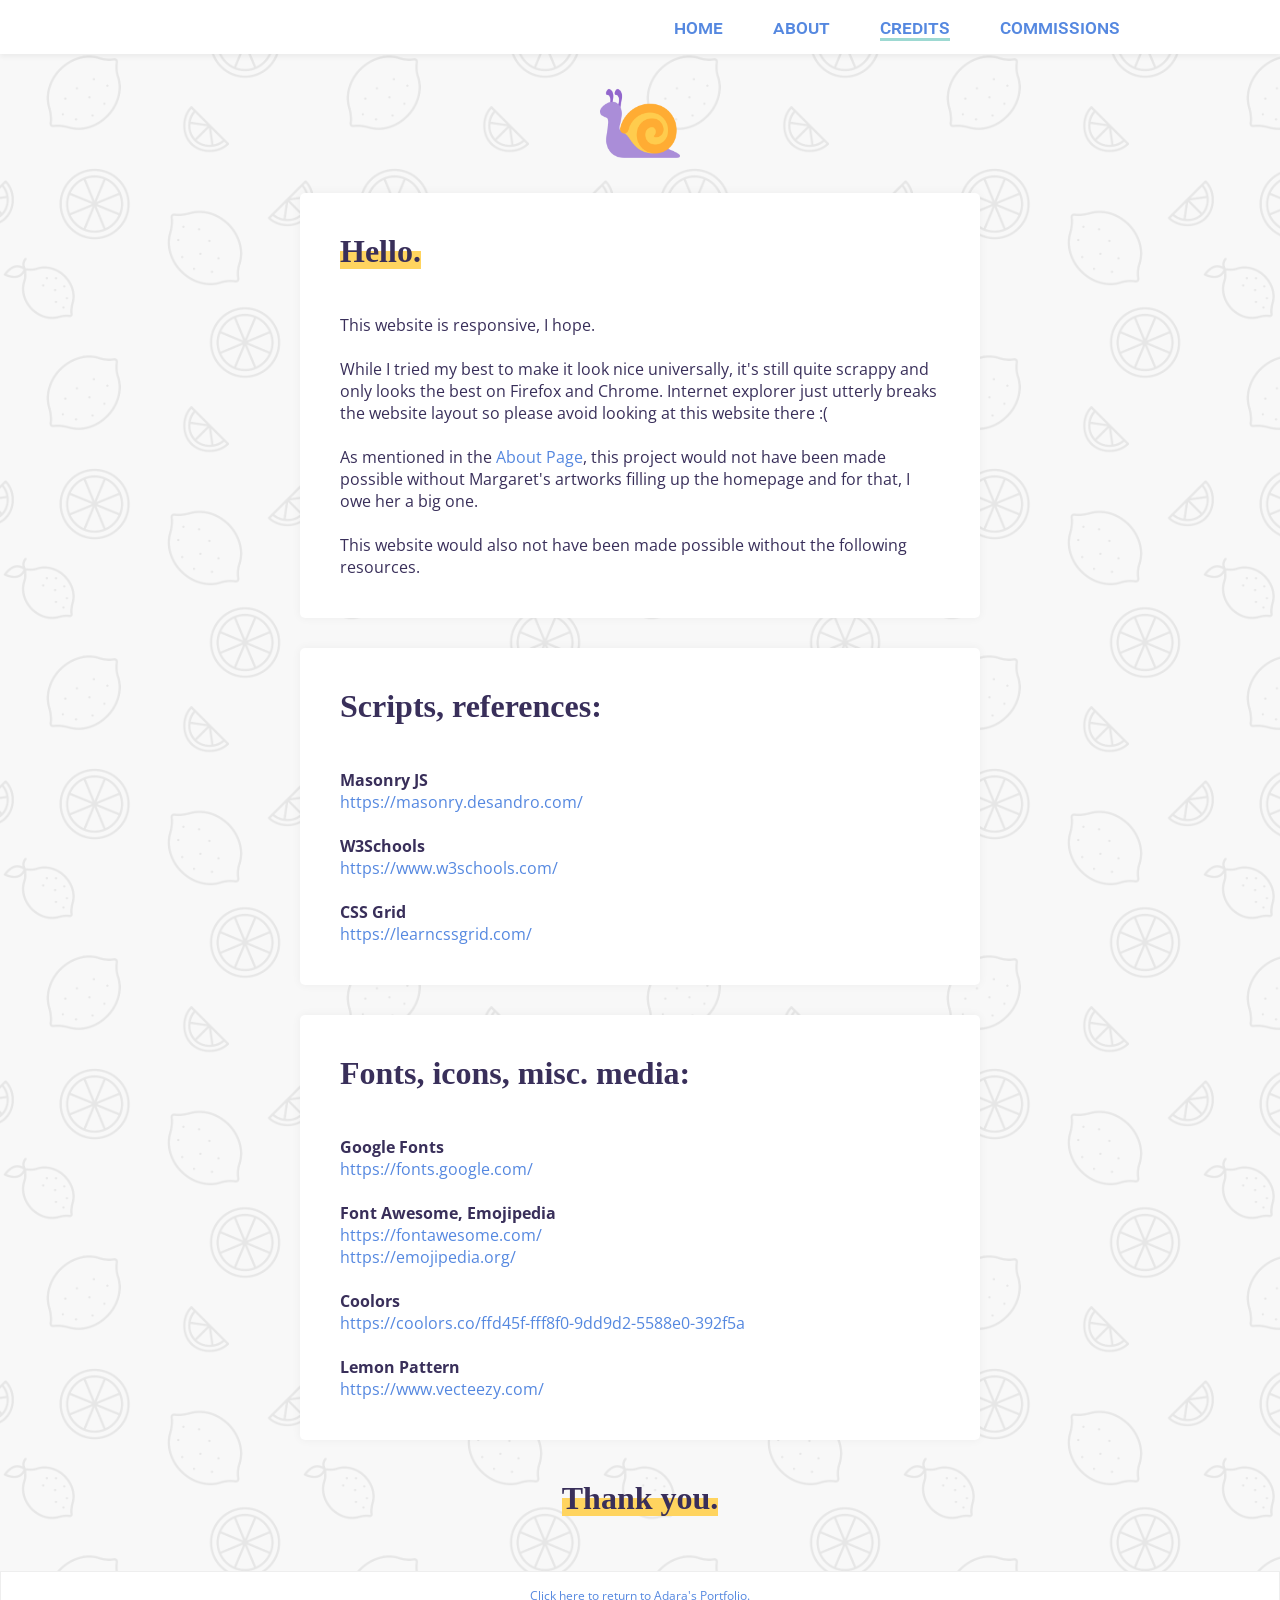
<file: pages/credits.html>
<!DOCTYPE html>
<html lang="en" dir="ltr">
  <head>
    <meta charset="utf-8">
    <meta name="viewport" content="width=device-width, initial-scale=1.0">

    <link rel="stylesheet" href="../assets/css2/master.css">
    <link rel="stylesheet" href="../assets/css2/credits.css">

    <link href="https://fonts.googleapis.com/css2?family=Open+Sans:wght@400;600;700&display=swap" rel="stylesheet">
    <link href="https://fonts.googleapis.com/css2?family=Roboto:wght@400;500;700&display=swap" rel="stylesheet">

    <title>Assignment 1 - Credits</title>
  </head>

  <body>
    <nav>
      <div>
        <span></span>
        <a href="../webdevproject.html" >home</a>
        <a href="about.html">about</a>
        <a href="#" class="current">credits</a>
        <a href="commissions.html">commissions</a>

      </div>
    </nav>

    <main>
      <div class="snail">
        <img src="../assets/images/media/snail.png" alt="It's me.">
      </div>

      <div class="card">
        <h1><span>Hello.</span></h1> <br> <br>
        <p>
        This website is responsive, I hope. <br> <br>
        While I tried my best to make it look nice universally, it's still quite scrappy and only looks the best on Firefox and Chrome.
        Internet explorer just utterly breaks the website layout so please avoid looking at this website there :( <br> <br>
        As mentioned in the <a href="about.html"> About Page</a>, this project would not have been made possible without Margaret's
        artworks filling up the homepage and for that, I owe her a big one. <br> <br>
        This website would also not have been made possible without the following resources.
        </p>
      </div>

      <div class="card">
        <h2>Scripts, references:</h2> <br> <br>
        <p>
          <b>Masonry JS</b> <br>
          <a href="https://masonry.desandro.com/" target="_blank">https://masonry.desandro.com/</a> <br> <br>
          <b>W3Schools</b> <br>
          <a href="https://www.w3schools.com/" target="_blank">https://www.w3schools.com/</a> <br> <br>
          <b>CSS Grid</b> <br>
          <a href="https://learncssgrid.com/">https://learncssgrid.com/</a>
        </p>
      </div>

      <div class="card">
        <h2>Fonts, icons, misc. media: </h2> <br> <br>
        <p>
          <b>Google Fonts</b> <br>
          <a href="https://fonts.google.com/" target="_blank">https://fonts.google.com/</a> <br> <br>
          <b>Font Awesome, Emojipedia</b> <br>
          <a href="https://fontawesome.com/" target="_blank">https://fontawesome.com/</a> <br>
          <a href="https://emojipedia.org/" target="_blank">https://emojipedia.org/</a> <br> <br>
          <b>Coolors</b> <br>
          <a href="https://coolors.co/ffd45f-fff8f0-9dd9d2-5588e0-392f5a" target="_blank">https://coolors.co/ffd45f-fff8f0-9dd9d2-5588e0-392f5a</a> <br> <br>
          <b>Lemon Pattern</b> <br>
          <a href="https://www.vecteezy.com/vector-art/464654-lemon-tropical-fruit-seamless-pattern" target="_blank">https://www.vecteezy.com/</a>
        </p>
      </div>

      <h1><span>Thank you.</span></h1>

    </main>

    <footer>
    <a href="../projects.html">Click here to return to Adara's Portfolio.</a>
    </footer>

  </body>
</html>
</file>
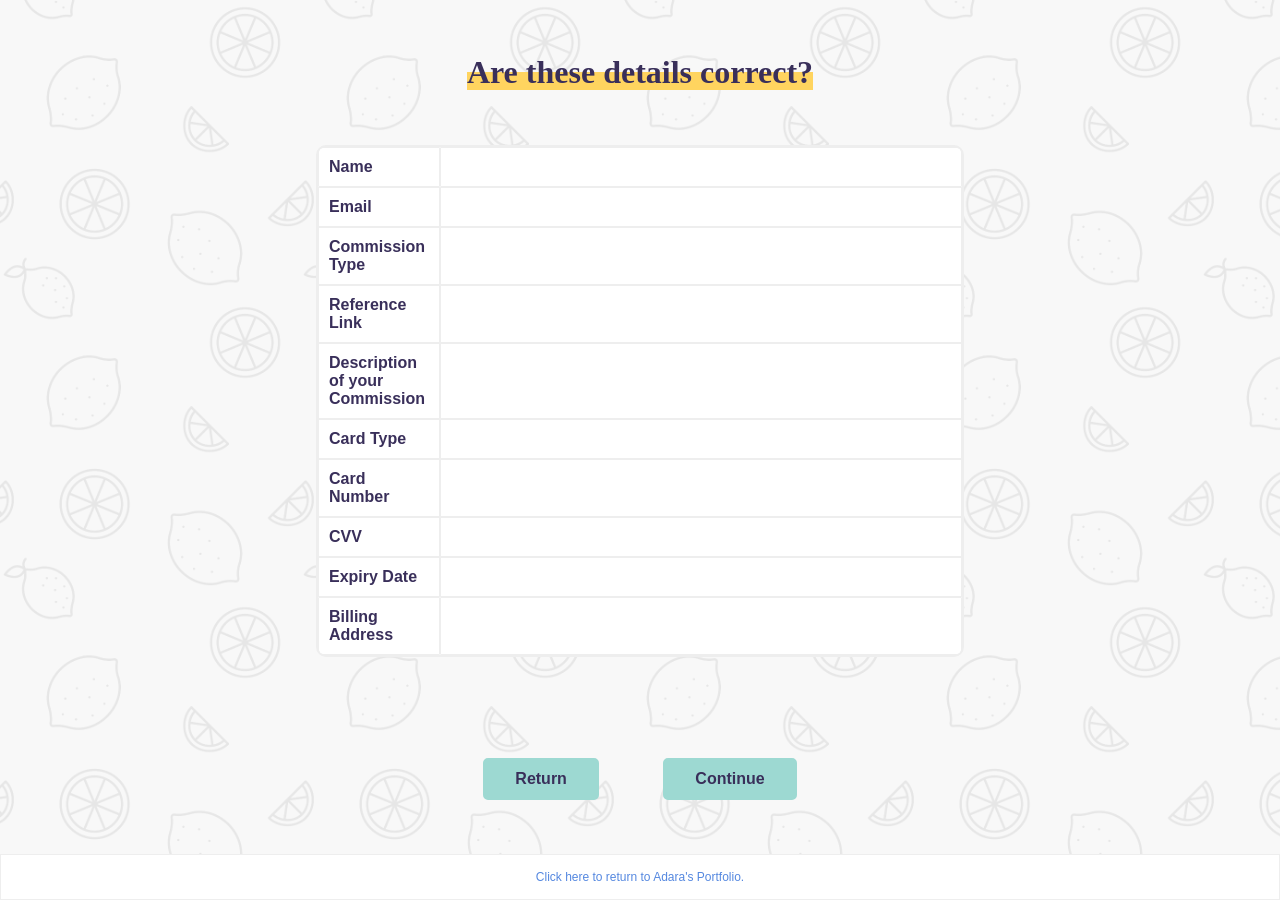
<file: pages/formprocessor.html>
<!DOCTYPE html>
<html lang="en" dir="ltr">
  <head>
    <meta charset="utf-8">
    <link rel="stylesheet" href="../assets/css2/formprocessor.css">
    <title>CIs your data correct?</title>
  </head>

  <body>
    <nav> </nav>
<!-- ============ EXTRACT RAW DATA =============== -->
    <script type="text/javascript">
      var formData = location.search;
      formData = formData.substring(1, formData.length);

      while (formData.indexOf("+") != -1) {
        formData = formData.replace("+", " ");
      }

      formData = unescape(formData);
      var formArray = formData.split("&");
    </script>

    <script type="text/javascript">
      function goHome() {
        alert("Form Submitted. Thank you!");
        open("../webdevproject.html","_self");
      }
    </script>

    <main>
      <div class="title">
        <h1><span>Are these details correct?</span></h1>
      </div>

      <div class="wrapper">
        <table>
          <tr>
            <th>Name</th>
            <td><span id="name" class="blank"></span></td>
          </tr>
          <tr>
            <th>Email</th>
            <td><span  id="email" class="blank"></span></td>
          </tr>
          <tr>
            <th>Commission Type</th>
            <td><span id="tier" class="blank"></span></td>
          </tr>
          <tr>
            <th>Reference Link</th>
            <td><span id="ref" class="blank"></span></td>
          </tr>
          <tr>
            <th>Description of your Commission</th>
            <td><span id="desc" class="blank"></span></td>
          </tr>
          <tr>
            <th>Card Type</th>
            <td><span id="card-type"class="blank"></span></td>
          </tr>
          <tr>
            <th>Card Number</th>
            <td><span id="card-no" class="blank"></span></td>
          </tr>
          <tr>
            <th>CVV</th>
            <td><span id="cvv"class="blank"></span></td>
          </tr>
          <tr>
            <th>Expiry Date</th>
            <td><span id="expiry" class="blank"></span></td>
          </tr>
          <tr>
            <th>Billing Address</th>
            <td><span id="billing-add" class="blank"></span></td>
          </tr>
        </table>
      </div>

      <div class="button-wrapper">
        <div class="button" onclick="window.open('order.html','_self')" style="cursor:pointer;"> Return</div>
        <div class="button" onclick="goHome()" style="cursor:pointer;"> Continue</div>
      </div>
    </main>

<!-- ============ DISPLAY DATA =============== -->
    <script type="text/javascript">
      for (var i=0; i < formArray.length; ++i) {
        para=formArray[i].split("=");
        switch (para[0]) {
      		case "name":
      				  dd=new Date(para[1]);
      				  document.getElementById("name").innerHTML=para[1];
      				  break;
          case "email": document.getElementById("email").innerHTML=para[1];
      					break;
      		case "tier":
      					document.getElementById("tier").innerHTML=para[1];
      					break;
      		case "ref":
                document.getElementById("ref").innerHTML=para[1];
      					break;
      		case "desc":
      					document.getElementById("desc").innerHTML=para[1];
      					break;
      		case "card-type":
      					document.getElementById("card-type").innerHTML=para[1];
      					break;
      		case "card-no":
      					document.getElementById("card-no").innerHTML=para[1];
      					break;
      		case "cvv":
      					document.getElementById("cvv").innerHTML=para[1];
      					break;
      		case "expiry":
      					document.getElementById("expiry").innerHTML=para[1];
      					break;
      		case "billing-add":
      					document.getElementById("billing-add").innerHTML=para[1];
      					break;
          }
      }
    </script>

    <footer>
        <a href="../projects.html">Click here to return to Adara's Portfolio.</a>
    </footer>

  </body>
</html>
</file>
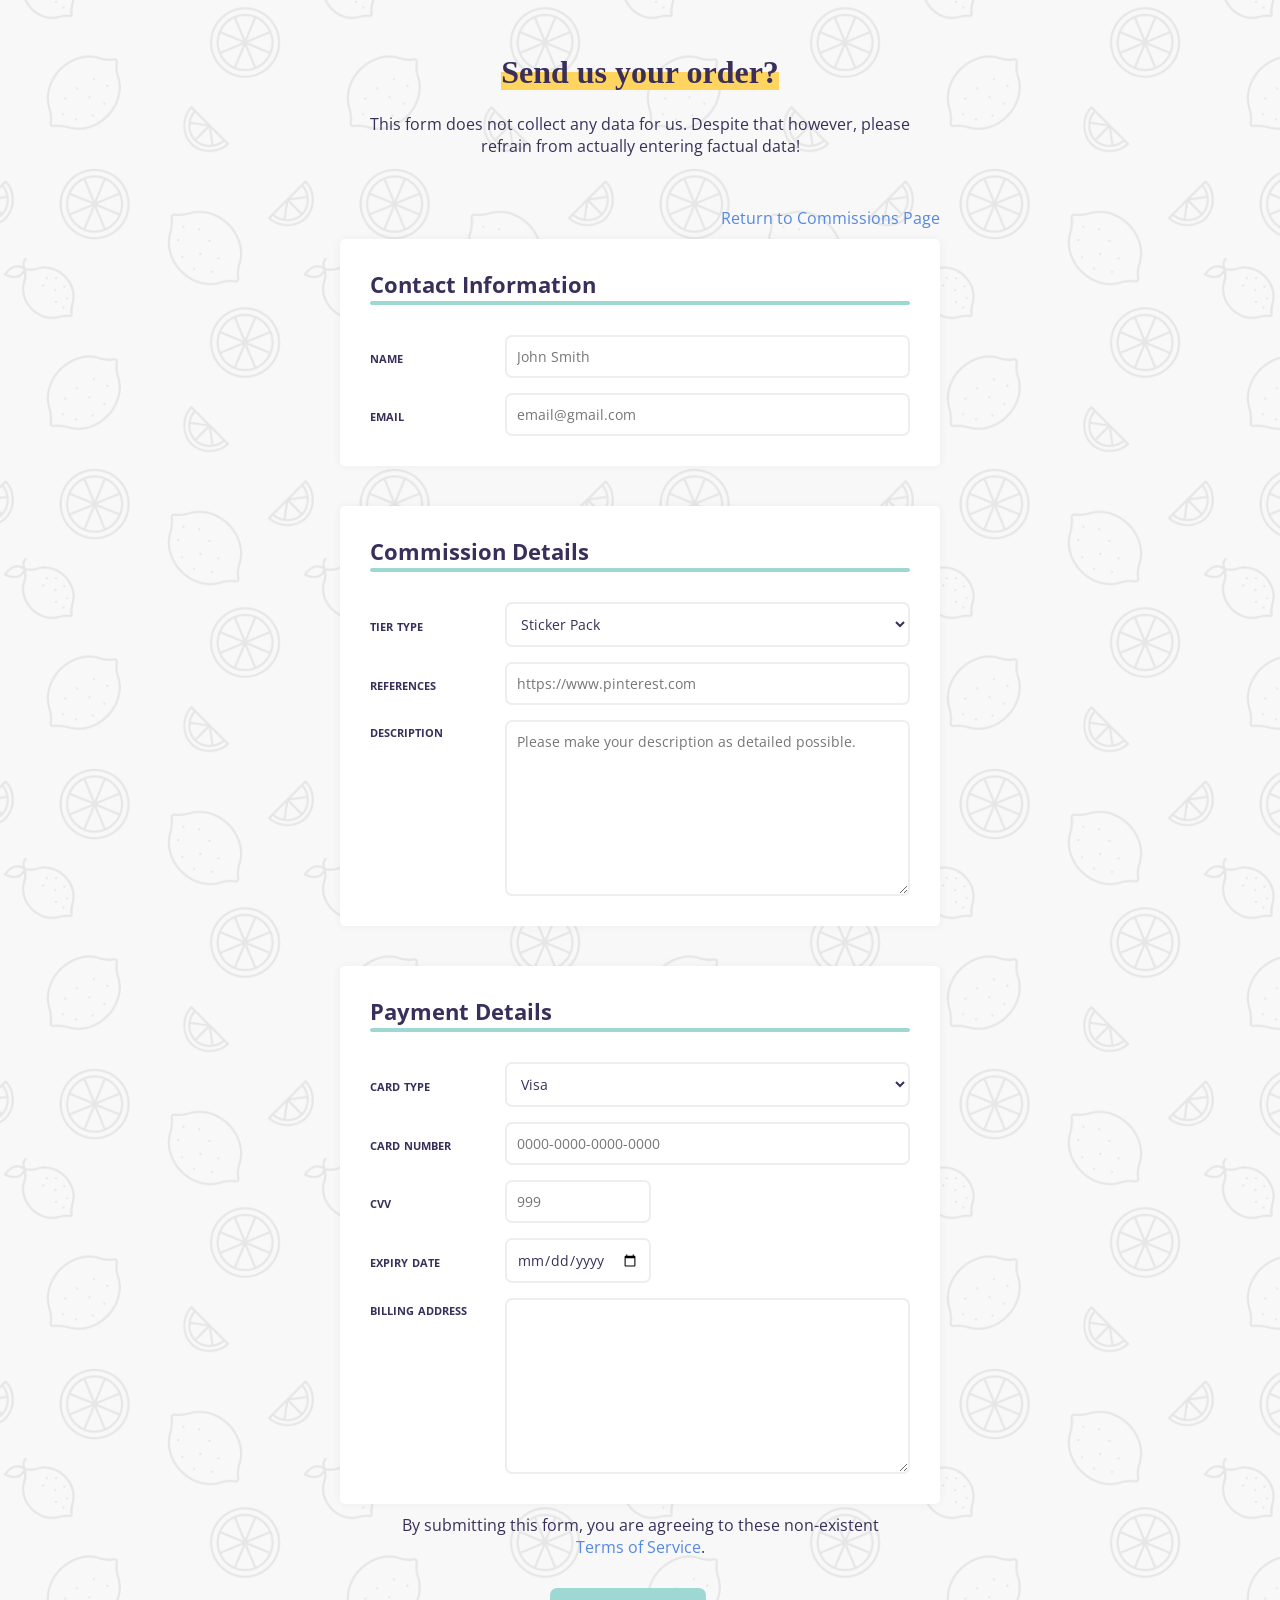
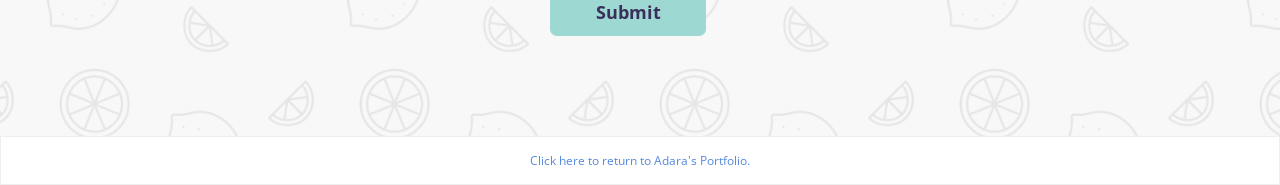
<file: pages/order.html>
<!DOCTYPE html>
<html lang="en" dir="ltr">
  <head>
    <meta charset="utf-8">
    <link rel="stylesheet" href="../assets/css2/order.css">

    <link href="https://fonts.googleapis.com/css2?family=Open+Sans:wght@400;600;700&display=swap" rel="stylesheet">
    <link href="https://fonts.googleapis.com/css2?family=Roboto:wght@400;500;700&display=swap" rel="stylesheet">

    <title> </title>
  </head>

  <body>

    <main>
      <form action="formprocessor.html" method="get" target="_self">
        <div class="title">
          <h1><span>Send us your order?</span></h1> <br>
          <p>This form does not collect any data for us. Despite that however, please refrain from actually entering factual data!</p>
        </div>

        <a href="javascript:window.open('','_self').close();" id="return">Return to Commissions Page</a>

        <div class="contact card nospace">
          <h2>Contact Information</h2>
          <hr>
          <section>
            <label for="name">name</label>
            <input type="text" name="name" value="" placeholder="John Smith" required>
            <label for="email">email</label>
            <input type="email" name="email" value="" placeholder="email@gmail.com" required>
          </section>
        </div>

        <div class="comm-details card">
          <h2>Commission Details</h2>
          <hr>
          <section>
            <label for="tier">tier type</label>
            <select class="tier" name="tier" required>
              <option value="Sticker Pack">Sticker Pack</option>
              <option value="Character Illustration">Character Illustration</option>
              <option value="Full Background">Full Background</option>
            </select>
            <label for="ref">references</label>
            <input type="link" name="ref" value="" placeholder="https://www.pinterest.com" required>
            <label for="desc">description</label>
            <textarea name="desc" rows="8" cols="80" placeholder="Please make your description as detailed possible." required></textarea>
          </section>
        </div>

        <div class="payment card nospace">
          <h2>Payment Details</h2>
          <hr>
          <section>
            <label for="card-type">card type</label>
            <select class="card-type" name="card-type" required>
              <option value="Visa">Visa</option>
              <option value="Mastercard">Mastercard</option>
              <option value="American Express">American Express</option>
            </select>
            <label for="card-no">card number</label>
            <input type="text" name="card-no" value="" pattern="[0-9]{4}-[0-9]{4}-[0-9]{4}-[0-9]{4}" placeholder="0000-0000-0000-0000" required>
            <label for="cvv">cvv</label>
            <input type="text" name="cvv" value="" placeholder="999" pattern="[0-9]{3}" required>
            <label for="expiry">expiry date</label>
            <input type="date" name="expiry" value="" required>
            <label for="billing-add">billing address</label>
            <textarea name="billing-add" rows="8" cols="80" required></textarea>
          </section>
        </div>

        <p>By submitting this form, you are agreeing to these non-existent <br> <a href="#">Terms of Service</a>.</p>

        <div class="button" >
          <input type="submit" name="submit" value="Submit" style="cursor:pointer;">
        </div>

      </form>
    </main>

    <footer>
        <a href="../projects.html">Click here to return to Adara's Portfolio.</a>
    </footer>

  </body>
</html>
</file>
<file: assets/css2/master.css>
/* ===============================

THE CODE ON THIS STYLESHEET APPLIES TO ALL PAGES

=============================== */

html, * {
  padding: 0;
  margin: 0;
}

/*

========= LAYOUT DETAILS ==========
note to self: do NOT alter the header or you WILL break the responsivness!!

*/

body {
  display: grid;
  grid-template-rows: minmax(0, auto) 1fr minmax(0, auto);
  grid-template-columns: 1fr;
  background-color: #eee;
  min-height: 100vh;
}

footer {
  font-size: 12px;
  padding: 15px 24px;
  color: #5588E0;
  text-align: center;
}

nav div {
  max-width: 960px;
  margin: auto;
  padding: 15px 24px;
  display: grid;
  grid-template-columns: 4fr repeat(4, auto);
  grid-column-gap: 50px;
  grid-template-areas: "span home about credits commissions";
}

/* for REALLY small screens */
@media only screen and (max-width: 550px) {
  footer {
    font-size: 70%;
  }

  nav div {
    margin: auto;
    padding: 15px 30px 5px 30px;
    display: grid;
    grid-column-gap: 24px;
    grid-row-gap: 10px;
    grid-template-columns: repeat(2, 1fr);
    grid-template-rows: repeat(2, 1fr);
    grid-template-areas:
    "home about"
    "credits commissions"
    "span ...";
  }
}

nav div a:nth-child(2) {
  grid-area: home;
}

nav div a:nth-child(3) {
  grid-area: about;
}

nav div a:nth-child(4) {
  grid-area: credits;
}

nav div a:nth-child(5) {
  grid-area: commissions;
}



/*

========= MAIN CONTENT LAYOUT ===========
each page has their own styling for this part.
note to self: main element is a grid itself of only 1 cell

*/


main {
  display: grid;
}


/*

========= AESTHETICS SECTION ===========
because layout itself is such a pain, i separated it from what actually makes the website pretty.

*/

body {
  font-family: "Open Sans", Helvetica, sans-serif;
  color: #392F5A;
  background: #f8f8f8;
  background-image: url("../images/media/lemon-pattern7p.png");
  background-repeat: repeat;
  background-size: 300px;
}

h1 {
  font-family: Georgia, serif;
}

h1 span {
  background: linear-gradient(to top, #ffd45f 50%, transparent 50%);
}

h2 {
  font-size: 22px;
}

hr {
  height: 2px;
  color: #9DD9D2;
  background-color: #9DD9D2;
  border: 1px solid #9DD9D2;
  border-radius: 2px;
}

/* universal fancy link styling + hover animation */

a {
  text-decoration: none;
  color: #5588E0;
  position: relative;
  transition: all 0.1s ease-out;
}

a::after {
  content: "";
  position: absolute;
  background-color: #9DD9D2;
  height: 0.15em;
  width: 0;
  bottom: -2px;
  left: 0;
  transition: all 0.1s ease-out;
}

a:hover::after {
  width: 100%;
}

/* link styles only for navbar  */

nav a {
  font-family: "Roboto", sans-serif;
  font-weight: 500;
  font-size: 20px;
  text-decoration: none;
  font-variant: small-caps;
  color: #5588E0;
}

.current::after {
  width: 100%;
}

/* navbar and footer styling  */

nav {
  background-color: #FFF;
  box-shadow: 0px 3px 5px 0px rgba(0,0,0,0.05);
  z-index: 100;
}

footer {
  background-color: #FFF;
  border: 1px solid #eee;
}
</file>
<file: assets/css2/credits.css>
@import url("master.css");

/* ===============================

THE CODE ON THIS STYLESHEET APPLIES TO ONLY THE CREDITS PAGE


========= LAYOUT DETAILS ========== */

main {
  padding: 24px;
  grid-template-rows: auto;
  grid-row-gap: 30px;
  justify-content: center;
}

.card {
  max-width: 600px;
  padding: 40px;
}

.snail {
  margin: auto;
}

.snail img {
  max-width: 80px;
  max-height: auto;
}

/*

========= AESTHETICS SECTION ===========
because layout itself is such a pain, i separated it from what actually makes the website pretty.

*/

.card {
  background-color: #FFF;
  box-shadow: 0px 0px 10px rgb(0, 0, 0, 0.05);
  border-radius: 5px;
}

main h1:last-child {
  text-align: center;
  padding: 10px 24px 30px 24px;
}

h2 {
  font-size: 32px;
  font-family: Georgia, serif;
}
</file>
<file: assets/css2/formprocessor.css>
@import url("master.css");

/* ===============================

THE CODE ON THIS STYLESHEET APPLIES TO ONLY THE FORM PROCESSOR PAGE


========= LAYOUT DETAILS ========== */

main {
  padding: 30px;
  justify-content: center;
}

.title {
  margin: auto;
}

table {
  max-width: 960px;
  margin: auto;
}

th, td {
  text-align: left;
  padding: 10px;
}

th {
  max-width: 100px;
  overflow: auto;
}

td {
  min-width: 500px;
  overflow: auto;
}

.button {
  display: inline-block;
  padding: 10px 30px;
}

.wrapper {
  padding: 30px;
  width: 960px;
  height: auto;
}

.button-wrapper {
  margin: auto;
}

/*

========= AESTHETICS SECTION ===========
because layout itself is such a pain, i separated it from what actually makes the website pretty.

*/

.button {
  background-color: #9DD9D2;
  border: 2px solid #9DD9D2;
  border-radius: 5px;
  font-weight: bold;
  margin: 0px 30px;
}


table {
  border-collapse: separate;
  border-spacing: 0px;
  border: 2px solid #eee;
  border-radius: 10px;
  background-color: #FFF;
}

th, td {
  border: 1px solid #eee;
}

/* border radius but complicated */

table tr:first-child th {
    border-top-left-radius: 5px;
}

table tr:first-child td {
    border-top-right-radius: 5px;
}

table tr:last-child th:first-child {
    border-bottom-left-radius: 5px;
}

table tr:last-child td:last-child {
    border-bottom-right-radius: 5px;
}
</file>
<file: assets/css2/order.css>
@import url("master.css");

/* ===============================

THE CODE ON THIS STYLESHEET APPLIES TO ONLY THE ORDER PAGE


========= LAYOUT DETAILS ========== */

nav {
  visibility: hidden;
}

main {
  justify-content: center;
}

form {
  display: grid;
  margin: 30px;
  grid-template-columns: minmax(100px, 600px);
  grid-template-rows: auto;
}

form a {
  margin-left: auto;
}

h2 {
  padding-bottom: 2px;
}

.title {
  text-align: center;
  padding: 24px 24px 50px 24px;
}

.card {
  display: grid;
  grid-template-columns: 100%;
  grid-template-rows: auto;
  padding: 30px;
  margin: 30px 0;
}

.nospace {
  margin: 10px 0;
}

section {
  display: grid;
  grid-template-columns: 1fr 3fr;
  grid-row-gap: 15px;
  padding-top: 30px;
  justify-content: flex-start;
  align-items: center;
}

label[for=desc], label[for=billing-add] {
  align-self: flex-start;
}

input, textarea {
  width: calc(100% - 24px);
}

input[name=cvv], input[name=expiry] {
  width: 30%;
}

.button {
  padding: 30px 0 70px 0;
  margin: auto;
  width: 30%;
}



/* for REALLY small screens */
@media only screen and (max-width: 550px) {
  section {
    padding: 0;
    grid-template-columns: 1fr;
    grid-template-rows: auto;
    grid-row-gap: 0px;
  }

  section label {
    margin-top: 15px;
    margin-bottom: 5px;
  }
}


/*

========= AESTHETICS SECTION ===========
because layout itself is such a pain, i separated it from what actually makes the website pretty.

*/

/* overwrite hover animation */

#return:hover{
  color: #392F5A;
}

#return:hover::after {
  width: 0;
}

form p {
  text-align: center;
}

.card {
  background-color: #FFF;
  border-radius: 5px;
  box-shadow: 0px 0px 10px rgb(0, 0, 0, 0.05);
}

label {
  font-variant: small-caps;
  font-weight: bold;
}

input, select, textarea {
  background: none;
  border: 2px solid #eee;
  border-radius: 7px;
  padding: 10px;
  font-family: "Open Sans", sans-serif;
  font-size: 14px;
  color: #392F5A;
  outline: none;
}

input:focus, select:focus, textarea:focus {
  border: 2px #9DD9D2 solid;
}

input::placeholder select::placeholder, textarea::placeholder {
  font-family: "Open Sans", sans-serif;
  color: #ababab;
}

input[type=submit] {
  font-family: "Open Sans", sans-serif;
  font-size: 18px;
  font-weight: bold;
  color: #392F5A;
  background-color: #9DD9D2;
  border: 2px solid #9DD9D2;
}
</file>
<file: assets/vendor/simplebar/dist/simplebar.min.css>
[data-simplebar] {
    position: relative;
    flex-direction: column;
    flex-wrap: wrap;
    justify-content: flex-start;
    align-content: flex-start;
    align-items: flex-start
}

.simplebar-wrapper {
    overflow: hidden;
    width: inherit;
    height: inherit;
    max-width: inherit;
    max-height: inherit
}

.simplebar-mask {
    direction: inherit;
    position: absolute;
    overflow: hidden;
    padding: 0;
    margin: 0;
    left: 0;
    top: 0;
    bottom: 0;
    right: 0;
    width: auto !important;
    height: auto !important;
    z-index: 0
}

.simplebar-offset {
    direction: inherit !important;
    box-sizing: inherit !important;
    resize: none !important;
    position: absolute;
    top: 0;
    left: 0;
    bottom: 0;
    right: 0;
    padding: 0;
    margin: 0;
    -webkit-overflow-scrolling: touch
}

.simplebar-content-wrapper {
    direction: inherit;
    box-sizing: border-box !important;
    position: relative;
    display: block;
    height: 100%;
    width: auto;
    max-width: 100%;
    max-height: 100%;
    scrollbar-width: none;
    -ms-overflow-style: none
}

.simplebar-content-wrapper::-webkit-scrollbar,
.simplebar-hide-scrollbar::-webkit-scrollbar {
    width: 0;
    height: 0
}

.simplebar-content:after,
.simplebar-content:before {
    content: ' ';
    display: table
}

.simplebar-placeholder {
    max-height: 100%;
    max-width: 100%;
    width: 100%;
    pointer-events: none
}

.simplebar-height-auto-observer-wrapper {
    box-sizing: inherit !important;
    height: 100%;
    width: 100%;
    max-width: 1px;
    position: relative;
    float: left;
    max-height: 1px;
    overflow: hidden;
    z-index: -1;
    padding: 0;
    margin: 0;
    pointer-events: none;
    flex-grow: inherit;
    flex-shrink: 0;
    flex-basis: 0
}

.simplebar-height-auto-observer {
    box-sizing: inherit;
    display: block;
    opacity: 0;
    position: absolute;
    top: 0;
    left: 0;
    height: 1000%;
    width: 1000%;
    min-height: 1px;
    min-width: 1px;
    overflow: hidden;
    pointer-events: none;
    z-index: -1
}

.simplebar-track {
    z-index: 1;
    position: absolute;
    right: 0;
    bottom: 0;
    pointer-events: none;
    overflow: hidden
}

[data-simplebar].simplebar-dragging .simplebar-content {
    pointer-events: none;
    user-select: none;
    -webkit-user-select: none
}

[data-simplebar].simplebar-dragging .simplebar-track {
    pointer-events: all
}

.simplebar-scrollbar {
    position: absolute;
    left: 0;
    right: 0;
    min-height: 10px
}

.simplebar-scrollbar:before {
    position: absolute;
    content: '';
    background: #000;
    border-radius: 7px;
    left: 2px;
    right: 2px;
    opacity: 0;
    transition: opacity .2s linear
}

.simplebar-scrollbar.simplebar-visible:before {
    opacity: .5;
    transition: opacity 0s linear
}

.simplebar-track.simplebar-vertical {
    top: 0;
    width: 11px
}

.simplebar-track.simplebar-vertical .simplebar-scrollbar:before {
    top: 2px;
    bottom: 2px
}

.simplebar-track.simplebar-horizontal {
    left: 0;
    height: 11px
}

.simplebar-track.simplebar-horizontal .simplebar-scrollbar:before {
    height: 100%;
    left: 2px;
    right: 2px
}

.simplebar-track.simplebar-horizontal .simplebar-scrollbar {
    right: auto;
    left: 0;
    top: 2px;
    height: 7px;
    min-height: 0;
    min-width: 10px;
    width: auto
}

[data-simplebar-direction=rtl] .simplebar-track.simplebar-vertical {
    right: auto;
    left: 0
}

.hs-dummy-scrollbar-size {
    direction: rtl;
    position: fixed;
    opacity: 0;
    visibility: hidden;
    height: 500px;
    width: 500px;
    overflow-y: hidden;
    overflow-x: scroll
}

.simplebar-hide-scrollbar {
    position: fixed;
    left: 0;
    visibility: hidden;
    overflow-y: scroll;
    scrollbar-width: none;
    -ms-overflow-style: none
}
</file>
